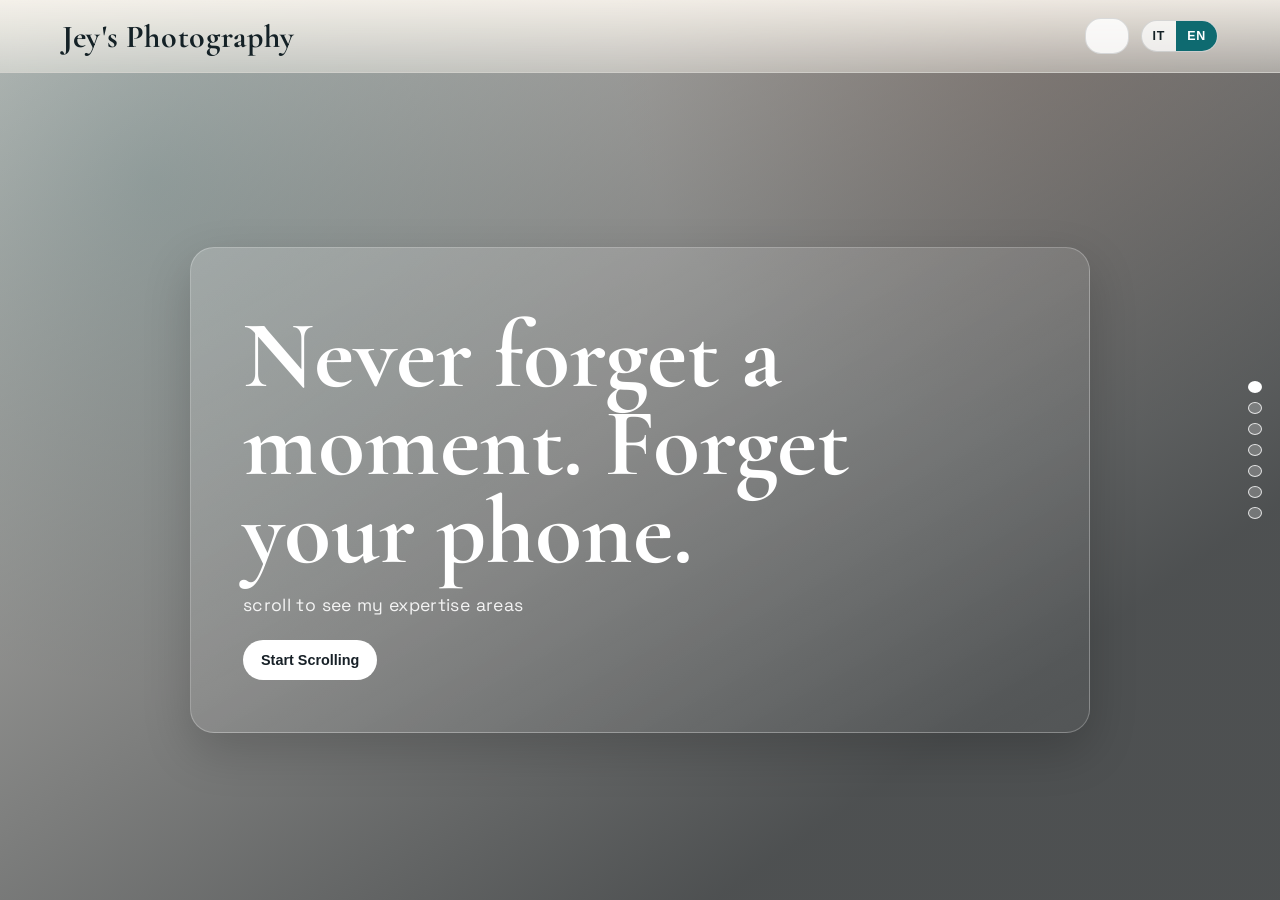
<file: portfolio.html>
<!DOCTYPE html>
<html lang="en">
<head>
  <meta charset="UTF-8">
  <meta name="viewport" content="width=device-width, initial-scale=1.0">
  <meta name="description" content="Explore Jey's Photography portfolio featuring stunning images across various categories. Professional photographer capturing moments in photography.">
  <meta name="keywords" content="photography, portfolio, photographer, images, gallery, Jey">
  <meta property="og:title" content="Jey's Photography">
  <meta property="og:description" content="Explore Jey's Photography portfolio featuring stunning images across various categories.">
  <meta property="og:url" content="https://helloimjey.com/portfolio.html">
  <meta property="og:type" content="website">
  <title>Jey's Photography</title>
  <link rel="stylesheet" href="styles.css">
  <link rel="apple-touch-icon" sizes="180x180" href="/apple-touch-icon.png">
  <link rel="icon" type="image/png" sizes="32x32" href="/favicon-32x32.png">
  <link rel="icon" type="image/png" sizes="16x16" href="/favicon-16x16.png">
  <link rel="manifest" href="/site.webmanifest">
</head>
<body>
  <header class="site-header">
    <div class="header-inner">
      <div class="brand">Jey's Photography</div>
      <div class="header-actions">
        <button id="navToggle" class="nav-toggle" aria-expanded="false" aria-label="Open menu">
          <span></span>
          <span></span>
          <span></span>
        </button>
        <nav id="navMenu" class="nav-menu" aria-label="Site navigation">
          <a id="navPortfolio" href="portfolio.html">Home</a>
          <a id="navGallery" href="gallery.html">Full Gallery</a>
          <a id="navVideo" href="video.html">Video</a>
          <a id="navContact" href="contact.html">Contact</a>
        </nav>
        <div class="lang-switch" role="group" aria-label="Language">
          <button type="button" class="lang-btn" data-lang="it">IT</button>
          <button type="button" class="lang-btn" data-lang="en">EN</button>
        </div>
      </div>
    </div>
  </header>

  <aside id="dotNav" class="dot-nav" aria-label="Category navigation"></aside>

  <main id="snapShell" class="snap-shell" aria-label="Category slider"></main>

  <script src="portfolio-data.js"></script>
  <script>
    (function () {
      const data = window.PORTFOLIO_DATA;
      const shell = document.getElementById('snapShell');
      const dotNav = document.getElementById('dotNav');
      const navPortfolio = document.getElementById('navPortfolio');
      const navGallery = document.getElementById('navGallery');
      const navVideo = document.getElementById('navVideo');
      const navContact = document.getElementById('navContact');
      const navToggle = document.getElementById('navToggle');
      const navMenu = document.getElementById('navMenu');
      const langButtons = Array.from(document.querySelectorAll('.lang-btn'));
      const langSwitch = document.querySelector('.lang-switch');
      const header = document.querySelector('.site-header');

      if (!data || !shell || !dotNav || !navGallery || !navContact || !langSwitch) {
        return;
      }

      const supported = data.supportedLanguages || ['en', 'it'];
      const defaultLang = data.defaultLanguage || 'en';
      const urlParams = new URLSearchParams(window.location.search);
      const queryLang = urlParams.get('lang');
      const savedLang = localStorage.getItem('portfolio_lang');
      let observer = null;

      function detectBrowserLang() {
        const browserLang = (navigator.language || defaultLang).toLowerCase();
        return browserLang.startsWith('it') ? 'it' : 'en';
      }

      function normalizeLang(lang) {
        return supported.includes(lang) ? lang : defaultLang;
      }

      function getInitialLanguage() {
        if (queryLang) {
          return normalizeLang(queryLang);
        }
        if (savedLang) {
          return normalizeLang(savedLang);
        }
        return normalizeLang(detectBrowserLang());
      }

      function localize(value, lang) {
        if (typeof value === 'string') return value;
        if (value && typeof value === 'object') {
          return value[lang] || value[defaultLang] || Object.values(value)[0] || '';
        }
        return '';
      }

      function format(template, params) {
        return template.replace(/\{(\w+)\}/g, function (_, key) {
          return params[key] || '';
        });
      }

      function updateLangParam(lang) {
        const next = new URL(window.location.href);
        next.searchParams.set('lang', lang);
        window.history.replaceState({}, '', next.toString());
      }

      function updateLangButtons(lang) {
        langButtons.forEach(function (button) {
          const active = button.dataset.lang === lang;
          button.classList.toggle('active', active);
          button.setAttribute('aria-pressed', active ? 'true' : 'false');
        });
      }

      function renderSlider(lang, text) {
        shell.innerHTML = '';
        dotNav.innerHTML = '';

        const attractor = document.createElement('section');
        attractor.className = 'slide attractor-slide';
        attractor.style.setProperty('--cover-url', 'url("https://nx50077.your-storageshare.de/s/EXHA5HK3FJDrLZq/preview")');
        attractor.innerHTML =
          '<article class="slide-card">' +
            '<h1 class="slide-title">' + text.attractorTitle + '</h1>' +
            '<p class="slide-copy slide-copy-subtle">' + text.attractorSubtitle + '</p>' +
            '<div class="slide-actions">' +
              '<button class="btn btn-primary" id="startScrollBtn" type="button">' + text.startScrolling + '</button>' +
            '</div>' +
          '</article>';
        shell.appendChild(attractor);

        data.categories.forEach(function (category) {
          const categoryName = localize(category.name, lang);
          const categoryStrapline = localize(category.strapline, lang);

          const section = document.createElement('section');
          section.className = 'slide category-slide';
          section.id = 'slide-' + category.id;
          section.style.setProperty('--cover-url', 'url("' + category.cover + '")');

          section.innerHTML =
            '<article class="slide-card">' +
              '<h1 class="slide-title">' + categoryName + '</h1>' +
              '<p class="slide-copy">' + categoryStrapline + '</p>' +
              '<div class="slide-actions">' +
                '<a class="btn btn-primary" href="gallery.html?lang=' + encodeURIComponent(lang) + '&category=' + encodeURIComponent(category.id) + '">' + format(text.openCollection, { category: categoryName }) + '</a>' +
                '<a class="btn btn-secondary" href="gallery.html?lang=' + encodeURIComponent(lang) + '">' + text.seeEverything + '</a>' +
              '</div>' +
            '</article>';

          shell.appendChild(section);

          const dot = document.createElement('button');
          dot.className = 'dot';
          dot.type = 'button';
          dot.setAttribute('aria-label', format(text.jumpToCategory, { category: categoryName }));
          dot.addEventListener('click', function () {
            section.scrollIntoView({ behavior: 'smooth' });
          });
          dotNav.appendChild(dot);
        });

        const startScrollBtn = document.getElementById('startScrollBtn');
        if (startScrollBtn) {
          startScrollBtn.addEventListener('click', function () {
            const firstCategorySlide = shell.querySelector('.category-slide');
            if (firstCategorySlide) {
              firstCategorySlide.scrollIntoView({ behavior: 'smooth' });
            }
          });
        }

        if (observer) {
          observer.disconnect();
        }

        const slides = Array.from(document.querySelectorAll('.category-slide'));
        const dots = Array.from(document.querySelectorAll('.dot'));

        observer = new IntersectionObserver(function (entries) {
          entries.forEach(function (entry) {
            if (entry.isIntersecting) {
              const idx = slides.indexOf(entry.target);
              dots.forEach(function (dot, dotIdx) {
                dot.classList.toggle('active', idx === dotIdx);
              });
            }
          });
        }, { threshold: 0.65, root: shell });

        slides.forEach(function (slide) {
          observer.observe(slide);
        });

        if (dots[0]) {
          dots[0].classList.add('active');
        }
      }

      function applyLanguage(lang, shouldPersist) {
        const selectedLang = normalizeLang(lang);
        const text = data.i18n[selectedLang].portfolio;
        const navText = data.i18n[selectedLang].nav;
        const globalText = data.i18n[selectedLang];

        document.documentElement.lang = selectedLang;
        document.title = globalText.title.portfolio;

        navPortfolio.textContent = navText.categorySlider;
        navPortfolio.href = 'portfolio.html?lang=' + encodeURIComponent(selectedLang);
        navGallery.textContent = navText.fullGallery;
        navGallery.href = 'gallery.html?lang=' + encodeURIComponent(selectedLang);
        navVideo.textContent = navText.video;
        navVideo.href = 'video.html?lang=' + encodeURIComponent(selectedLang);
        navContact.textContent = navText.contact;
        navContact.href = 'contact.html?lang=' + encodeURIComponent(selectedLang);

        dotNav.setAttribute('aria-label', text.categoryNavigationAria);
        shell.setAttribute('aria-label', text.sliderAria);

        updateLangButtons(selectedLang);
        renderSlider(selectedLang, text);

        if (shouldPersist) {
          localStorage.setItem('portfolio_lang', selectedLang);
        }

        updateLangParam(selectedLang);
      }

      function initMobileHeaderBehavior(scrollContainer) {
        if (!header) return;

        let lastScrollTop = 0;
        const threshold = 24;

        function getScrollTop() {
          if (scrollContainer && scrollContainer !== window) {
            return scrollContainer.scrollTop || 0;
          }
          return window.pageYOffset || document.documentElement.scrollTop || 0;
        }

        function updateHeader(forceVisible) {
          const isMobile = window.matchMedia('(max-width: 767px)').matches;
          const menuOpen = !!(navMenu && navMenu.classList.contains('open'));
          const currentScrollTop = Math.max(getScrollTop(), 0);

          if (!isMobile) {
            header.classList.remove('compressed', 'hidden');
            lastScrollTop = currentScrollTop;
            return;
          }

          header.classList.toggle('compressed', currentScrollTop > threshold || menuOpen);

          if (forceVisible || menuOpen || currentScrollTop <= threshold) {
            header.classList.remove('hidden');
          } else if (currentScrollTop > lastScrollTop + 2) {
            header.classList.add('hidden');
          } else if (currentScrollTop < lastScrollTop - 2) {
            header.classList.remove('hidden');
          }

          lastScrollTop = currentScrollTop;
        }

        const onScroll = function () {
          updateHeader(false);
        };

        if (scrollContainer && scrollContainer !== window) {
          scrollContainer.addEventListener('scroll', onScroll, { passive: true });
        } else {
          window.addEventListener('scroll', onScroll, { passive: true });
        }

        window.addEventListener('resize', function () {
          updateHeader(true);
        }, { passive: true });

        document.addEventListener('touchstart', function () {
          updateHeader(true);
        }, { passive: true });

        header.addEventListener('pointerdown', function () {
          updateHeader(true);
        });

        updateHeader(true);
      }

      if (navToggle && navMenu) {
        navToggle.addEventListener('click', function () {
          const isOpen = navMenu.classList.toggle('open');
          navToggle.setAttribute('aria-expanded', isOpen ? 'true' : 'false');
          if (header) {
            header.classList.remove('hidden');
            if (isOpen) {
              header.classList.add('compressed');
            }
          }
        });

        Array.from(navMenu.querySelectorAll('a')).forEach(function (link) {
          link.addEventListener('click', function () {
            navMenu.classList.remove('open');
            navToggle.setAttribute('aria-expanded', 'false');
            if (header) {
              header.classList.remove('hidden');
            }
          });
        });
      }

      langButtons.forEach(function (button) {
        button.addEventListener('click', function () {
          const lang = button.dataset.lang;
          applyLanguage(lang, true);
        });
      });

      initMobileHeaderBehavior(shell);
      applyLanguage(getInitialLanguage(), true);
    })();
  </script>
</body>
</html>
</file>
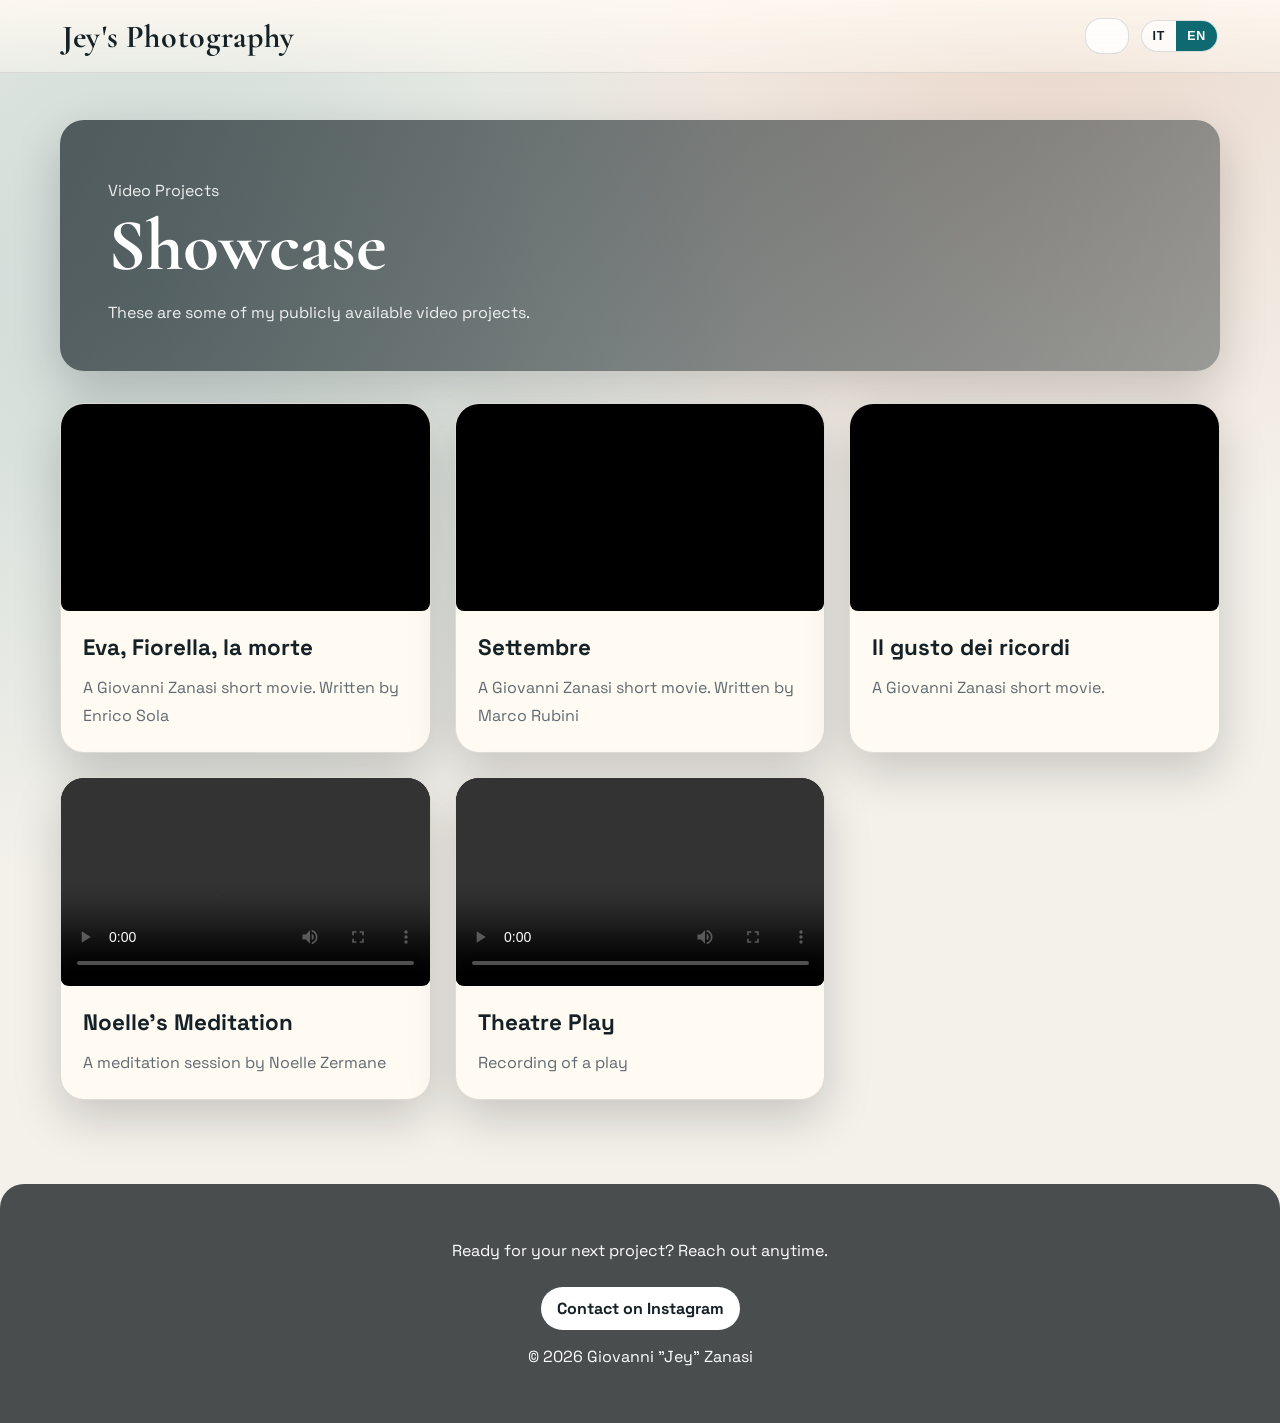
<file: video.html>
<!DOCTYPE html>
<html lang="en">
<head>
  <meta charset="UTF-8">
  <meta name="viewport" content="width=device-width, initial-scale=1.0">
  <meta name="description" content="Discover Jey's video projects and cinematography work. Professional videography services and creative video content.">
  <meta name="keywords" content="video projects, cinematography, videography, Jey photography, video portfolio">
  <meta property="og:title" content="Jey's Photography | Video Projects">
  <meta property="og:description" content="Discover Jey's video projects and cinematography work. Professional videography services.">
  <meta property="og:url" content="https://helloimjey.com/video.html">
  <meta property="og:type" content="website">
  <title>Jey's Photography | Video Projects</title>
  <link rel="stylesheet" href="styles.css">
  <link rel="apple-touch-icon" sizes="180x180" href="/apple-touch-icon.png">
  <link rel="icon" type="image/png" sizes="32x32" href="/favicon-32x32.png">
  <link rel="icon" type="image/png" sizes="16x16" href="/favicon-16x16.png">
  <link rel="manifest" href="/site.webmanifest">
</head>
<body>
  <header class="site-header">
    <div class="header-inner">
      <div class="brand">Jey's Photography</div>
      <div class="header-actions">
        <button id="navToggle" class="nav-toggle" aria-expanded="false" aria-label="Open menu">
          <span></span>
          <span></span>
          <span></span>
        </button>
        <nav id="navMenu" class="nav-menu" aria-label="Site navigation">
          <a id="navPortfolio" href="portfolio.html">Home</a>
          <a id="navGallery" href="gallery.html">Full Gallery</a>
          <a id="navVideo" href="video.html">Video</a>
          <a id="navContact" href="contact.html">Contact</a>
        </nav>
        <div class="lang-switch" role="group" aria-label="Language">
          <button type="button" class="lang-btn" data-lang="it">IT</button>
          <button type="button" class="lang-btn" data-lang="en">EN</button>
        </div>
      </div>
    </div>
  </header>

  <main class="video-shell">
    <section class="gallery-hero">
      <p id="videoHeroKicker">Video Projects</p>
      <h1 id="videoHeroTitle">Showcase</h1>
      <p id="videoHeroDescription">These are some of my publicly available video projects.</p>
    </section>

    <section class="video-grid">
      <article class="video-card">
        <div class="video-frame-wrapper">
          <iframe class="video-frame" src="https://www.youtube.com/embed/etaVNqtCGAg" title="Eva, Fiorella, la morte" frameborder="0" allow="clipboard-write; encrypted-media; gyroscope; picture-in-picture" allowfullscreen></iframe>
        </div>
        <div class="video-copy">
          <h3 id="video1Title">Eva, Fiorella, la morte</h3>
          <p id="video1Desc">A Giovanni Zanasi short movie. Written by Enrico Sola</p>
        </div>
      </article>

      <article class="video-card">
        <div class="video-frame-wrapper">
          <iframe class="video-frame" src="https://www.youtube.com/embed/7_Sl-W89ds8" title="Settembre" frameborder="0" allow="clipboard-write; encrypted-media; gyroscope; picture-in-picture" allowfullscreen></iframe>
        </div>
        <div class="video-copy">
          <h3 id="video2Title">Settembre</h3>
          <p id="video2Desc">A Giovanni Zanasi short movie. Written by Marco Rubini</p>
        </div>
      </article>

      <article class="video-card">
        <div class="video-frame-wrapper">
          <iframe class="video-frame" src="https://www.youtube.com/embed/rV2hOZUP8B0" title="Il gusto dei ricordi" frameborder="0" allow="clipboard-write; encrypted-media; gyroscope; picture-in-picture" allowfullscreen></iframe>
        </div>
        <div class="video-copy">
          <h3 id="video3Title">Il gusto dei ricordi</h3>
          <p id="video3Desc">A Giovanni Zanasi short movie.</p>
        </div>
      </article>

      <article class="video-card">
        <div class="video-frame-wrapper">
          <video class="video-frame" controls>
            <source src="https://air.helloimjey.com/s/KNb2fejK99awtMT/download" type="video/mp4">
          </video>
        </div>
        <div class="video-copy">
          <h3 id="video4Title">Noelle's Meditation</h3>
          <p id="video4Desc">A meditation session by Noelle Zermane</p>
        </div>
      </article>

      <article class="video-card">
        <div class="video-frame-wrapper">
          <video class="video-frame" controls>
            <source src="https://air.helloimjey.com/s/ccK2JrMmgbExdcW/download" type="video/mp4">
          </video>
        </div>
        <div class="video-copy">
          <h3 id="video5Title">Theatre Play</h3>
          <p id="video5Desc">Recording of a play</p>
        </div>
      </article>
    </section>
  </main>

  <footer id="contact" class="footer">
    <p id="footerVideoIntro">Ready for your next project? Reach out anytime.</p>
    <a href="https://www.instagram.com/jeysjpgs" target="_blank" rel="noopener" id="footerVideoLink">Contact on Instagram</a>
    <p>© 2026 Giovanni "Jey" Zanasi</p>
  </footer>

  <script src="portfolio-data.js"></script>
  <script>
    (function () {
      const data = window.PORTFOLIO_DATA;
      if (!data) return;

      const navPortfolio = document.getElementById('navPortfolio');
      const navGallery = document.getElementById('navGallery');
      const navVideo = document.getElementById('navVideo');
      const navContact = document.getElementById('navContact');
      const navToggle = document.getElementById('navToggle');
      const navMenu = document.getElementById('navMenu');
      const videoHeroKicker = document.getElementById('videoHeroKicker');
      const videoHeroTitle = document.getElementById('videoHeroTitle');
      const videoHeroDescription = document.getElementById('videoHeroDescription');
      const footerVideoIntro = document.getElementById('footerVideoIntro');
      const footerVideoLink = document.getElementById('footerVideoLink');
      const langButtons = Array.from(document.querySelectorAll('.lang-btn'));
      const langSwitch = document.querySelector('.lang-switch');
      const header = document.querySelector('.site-header');

      const supported = data.supportedLanguages || ['en', 'it'];
      const defaultLang = data.defaultLanguage || 'en';
      const urlParams = new URLSearchParams(window.location.search);
      const queryLang = urlParams.get('lang');
      const savedLang = localStorage.getItem('portfolio_lang');

      function detectBrowserLang() {
        const browserLang = (navigator.language || defaultLang).toLowerCase();
        return browserLang.startsWith('it') ? 'it' : 'en';
      }

      function normalizeLang(lang) {
        return supported.includes(lang) ? lang : defaultLang;
      }

      function getInitialLanguage() {
        if (queryLang) {
          return normalizeLang(queryLang);
        }
        if (savedLang) {
          return normalizeLang(savedLang);
        }
        return normalizeLang(detectBrowserLang());
      }

      function localize(value, lang) {
        if (typeof value === 'string') return value;
        if (value && typeof value === 'object') {
          return value[lang] || value[defaultLang] || Object.values(value)[0] || '';
        }
        return '';
      }

      function updateLangButtons(lang) {
        langButtons.forEach(function (button) {
          const active = button.dataset.lang === lang;
          button.classList.toggle('active', active);
          button.setAttribute('aria-pressed', active ? 'true' : 'false');
        });
      }

      function updateVideoContent(lang, text) {
        videoHeroKicker.textContent = text.videoHeroKicker;
        videoHeroTitle.textContent = text.videoHeroTitle;
        videoHeroDescription.textContent = text.videoHeroDescription;

        document.getElementById('video1Title').textContent = localize(text.video1Title, lang) || 'Eva, Fiorella, la morte';
        document.getElementById('video1Desc').textContent = localize(text.video1Desc, lang) || 'A Giovanni Zanasi short movie. Written by Enrico Sola';
        document.getElementById('video2Title').textContent = localize(text.video2Title, lang) || 'Settembre';
        document.getElementById('video2Desc').textContent = localize(text.video2Desc, lang) || 'A Giovanni Zanasi short movie. Written by Marco Rubini';
        document.getElementById('video3Title').textContent = localize(text.video3Title, lang) || 'Il gusto dei ricordi';
        document.getElementById('video3Desc').textContent = localize(text.video3Desc, lang) || 'A Giovanni Zanasi short movie.';
        document.getElementById('video4Title').textContent = localize(text.video4Title, lang) || 'Noelle\'s Meditation';
        document.getElementById('video4Desc').textContent = localize(text.video4Desc, lang) || 'A meditation session by Noelle Zermane';
        document.getElementById('video5Title').textContent = localize(text.video5Title, lang) || 'Theatre Play';
        document.getElementById('video5Desc').textContent = localize(text.video5Desc, lang) || 'Recording of a play';

        footerVideoIntro.textContent = text.videoFooterIntro;
        footerVideoLink.textContent = text.videoContactInstagram;
      }

      function applyLanguage(lang, shouldPersist) {
        const selectedLang = normalizeLang(lang);
        const navText = data.i18n[selectedLang].nav;
        const videoText = data.i18n[selectedLang].video;
        const globalText = data.i18n[selectedLang];

        document.documentElement.lang = selectedLang;
        document.title = globalText.title.video || 'Video Projects';

        navPortfolio.textContent = navText.categorySlider;
        navPortfolio.href = 'portfolio.html?lang=' + encodeURIComponent(selectedLang);
        navGallery.textContent = navText.fullGallery;
        navGallery.href = 'gallery.html?lang=' + encodeURIComponent(selectedLang);
        navVideo.textContent = navText.video;
        navVideo.href = 'video.html?lang=' + encodeURIComponent(selectedLang);
        navContact.textContent = navText.contact;
        navContact.href = 'contact.html?lang=' + encodeURIComponent(selectedLang);

        footerVideoLink.textContent = navText.contact;
        footerVideoLink.href = 'contact.html?lang=' + encodeURIComponent(selectedLang);

        updateVideoContent(selectedLang, videoText);
        updateLangButtons(selectedLang);

        if (shouldPersist) {
          localStorage.setItem('portfolio_lang', selectedLang);
        }
      }

      function initMobileHeaderBehavior(scrollContainer) {
        if (!header) return;

        let lastScrollTop = 0;
        const threshold = 24;

        function getScrollTop() {
          if (scrollContainer && scrollContainer !== window) {
            return scrollContainer.scrollTop || 0;
          }
          return window.pageYOffset || document.documentElement.scrollTop || 0;
        }

        function updateHeader(forceVisible) {
          const isMobile = window.matchMedia('(max-width: 767px)').matches;
          const menuOpen = !!(navMenu && navMenu.classList.contains('open'));
          const currentScrollTop = Math.max(getScrollTop(), 0);

          if (!isMobile) {
            header.classList.remove('compressed', 'hidden');
            lastScrollTop = currentScrollTop;
            return;
          }

          header.classList.toggle('compressed', currentScrollTop > threshold || menuOpen);

          if (forceVisible || menuOpen || currentScrollTop <= threshold) {
            header.classList.remove('hidden');
          } else if (currentScrollTop > lastScrollTop + 2) {
            header.classList.add('hidden');
          } else if (currentScrollTop < lastScrollTop - 2) {
            header.classList.remove('hidden');
          }

          lastScrollTop = currentScrollTop;
        }

        const onScroll = function () {
          updateHeader(false);
        };

        if (scrollContainer && scrollContainer !== window) {
          scrollContainer.addEventListener('scroll', onScroll, { passive: true });
        } else {
          window.addEventListener('scroll', onScroll, { passive: true });
        }

        window.addEventListener('resize', function () {
          updateHeader(true);
        }, { passive: true });

        document.addEventListener('touchstart', function () {
          updateHeader(true);
        }, { passive: true });

        header.addEventListener('pointerdown', function () {
          updateHeader(true);
        });

        updateHeader(true);
      }

      if (navToggle && navMenu) {
        navToggle.addEventListener('click', function () {
          const isOpen = navMenu.classList.toggle('open');
          navToggle.setAttribute('aria-expanded', isOpen ? 'true' : 'false');
          if (header) {
            header.classList.remove('hidden');
            if (isOpen) {
              header.classList.add('compressed');
            }
          }
        });

        Array.from(navMenu.querySelectorAll('a')).forEach(function (link) {
          link.addEventListener('click', function () {
            navMenu.classList.remove('open');
            navToggle.setAttribute('aria-expanded', 'false');
            if (header) {
              header.classList.remove('hidden');
            }
          });
        });
      }

      langButtons.forEach(function (button) {
        button.addEventListener('click', function () {
          const lang = button.dataset.lang;
          applyLanguage(lang, true);
        });
      });

      initMobileHeaderBehavior(window);
      applyLanguage(getInitialLanguage(), true);
    })();
  </script>
</body>
</html>
</file>
<file: styles.css>
@import url('https://fonts.googleapis.com/css2?family=Cormorant+Garamond:wght@500;600;700&family=Space+Grotesk:wght@400;500;700&display=swap');

:root {
  --bg: #f4f1eb;
  --surface: #fffaf2;
  --text: #142126;
  --muted: #5f6b73;
  --accent: #0e6a70;
  --accent-2: #b9572c;
  --line: rgba(20, 33, 38, 0.14);
  --radius-lg: 24px;
  --radius-md: 16px;
  --shadow-soft: 0 18px 48px rgba(0, 0, 0, 0.18);
  --panorama-1: url('https://nx50077.your-storageshare.de/s/9PLTisN2pBAxsPD/preview');
  --panorama-2: url('https://nx50077.your-storageshare.de/s/9PLTisN2pBAxsPD/preview');
}

* {
  box-sizing: border-box;
}

html,
body {
  margin: 0;
  padding: 0;
}

html {
  scroll-behavior: smooth;
}

body {
  font-family: 'Space Grotesk', system-ui, sans-serif;
  color: var(--text);
  overflow-x: hidden;
  background: radial-gradient(circle at 12% 20%, rgba(14, 106, 112, 0.18), transparent 38%),
    radial-gradient(circle at 82% 0%, rgba(185, 87, 44, 0.17), transparent 32%),
    var(--bg);
}

img {
  max-width: 100%;
  display: block;
}

a {
  color: inherit;
  text-decoration: none;
}

.site-header {
  position: fixed;
  top: 0;
  width: 100%;
  z-index: 30;
  backdrop-filter: blur(8px);
  background: linear-gradient(to bottom, rgba(255, 250, 242, 0.86), rgba(255, 250, 242, 0.42));
  border-bottom: 1px solid var(--line);
  --header-height: 72px;
  transition: transform 0.24s ease, background 0.24s ease;
}

.site-header.hidden {
  transform: translateY(calc(-100% - 8px));
}

.site-header.compressed {
  --header-height: 56px;
  background: linear-gradient(to bottom, rgba(255, 250, 242, 0.98), rgba(255, 250, 242, 0.95));
}

.header-inner {
  max-width: 1200px;
  margin: 0 auto;
  padding: 14px 22px;
  display: flex;
  justify-content: space-between;
  align-items: center;
  gap: 12px;
  min-height: var(--header-height);
  transition: padding 0.24s ease, min-height 0.24s ease;
}

.site-header.compressed .header-inner {
  padding: 6px 22px;
}

.header-actions {
  display: flex;
  align-items: center;
  gap: 12px;
  position: relative;
  transition: opacity 0.24s ease, transform 0.24s ease;
}

.nav-toggle {
  display: inline-flex;
  flex-direction: column;
  justify-content: space-between;
  width: 44px;
  height: 36px;
  padding: 6px;
  background: rgba(255, 255, 255, 0.85);
  border: 1px solid var(--line);
  border-radius: 16px;
  cursor: pointer;
  transition: transform 0.25s ease, background 0.25s ease;
}

.nav-toggle:hover {
  transform: translateY(-1px);
  background: rgba(255, 255, 255, 0.95);
}

.nav-toggle span {
  display: block;
  height: 3px;
  border-radius: 999px;
  background: var(--text);
  margin: 0;
  transition: transform 0.3s cubic-bezier(0.4, 0, 0.2, 1), opacity 0.3s ease;
  transform-origin: center;
}

.nav-toggle[aria-expanded="true"] span:nth-child(1) {
  transform: translateY(10px) rotate(45deg);
}

.nav-toggle[aria-expanded="true"] span:nth-child(2) {
  opacity: 0;
}

.nav-toggle[aria-expanded="true"] span:nth-child(3) {
  transform: translateY(-10px) rotate(-45deg);
}

.nav-menu {
  position: absolute;
  right: 0;
  top: calc(100% + 12px);
  width: min(260px, 90vw);
  display: none;
  flex-direction: column;
  gap: 10px;
  padding: 16px;
  background: rgba(255, 250, 242, 0.98);
  border: 1px solid var(--line);
  border-radius: 18px;
  box-shadow: 0 18px 38px rgba(0, 0, 0, 0.14);
  z-index: 40;
}

.nav-menu.open {
  display: flex;
  animation: slideDown 0.2s ease;
}

@keyframes slideDown {
  from {
    opacity: 0;
    transform: translateY(-8px);
  }
  to {
    opacity: 1;
    transform: translateY(0);
  }
}

.nav-menu a {
  border: 1px solid var(--line);
  border-radius: 999px;
  padding: 10px 14px;
  background: rgba(255, 255, 255, 0.9);
  font-size: 0.95rem;
  transition: transform 0.25s ease, border-color 0.25s ease, background 0.25s ease;
}

.nav-menu a:hover {
  transform: translateY(-1px);
  border-color: rgba(20, 33, 38, 0.4);
  background: rgba(255, 255, 255, 0.98);
}

.brand {
  font-family: 'Cormorant Garamond', serif;
  font-size: 2rem;
  font-weight: 700;
  letter-spacing: 0.02em;
  transition: font-size 0.24s ease, transform 0.24s ease;
  white-space: nowrap;
}

.site-header.compressed .brand {
  font-size: 1.2rem;
  opacity: 1;
}

.nav-links {
  display: flex;
  gap: 10px;
  flex-wrap: wrap;
}

.nav-links a {
  border: 1px solid var(--line);
  border-radius: 999px;
  padding: 8px 14px;
  font-size: 0.85rem;
  background: rgba(255, 255, 255, 0.72);
  transition: transform 0.25s ease, border-color 0.25s ease, background 0.25s ease;
}

.nav-links a:hover {
  transform: translateY(-2px);
  border-color: rgba(20, 33, 38, 0.4);
  background: rgba(255, 255, 255, 0.95);
}

.lang-switch {
  display: inline-flex;
  border: 1px solid var(--line);
  border-radius: 999px;
  overflow: hidden;
  background: rgba(255, 255, 255, 0.72);
}

.lang-btn {
  border: none;
  background: transparent;
  color: var(--text);
  font-size: 0.78rem;
  font-weight: 700;
  padding: 8px 11px;
  cursor: pointer;
  letter-spacing: 0.06em;
}

.lang-btn.active {
  background: var(--accent);
  color: #fff;
}

.snap-shell {
  width: 100%;
  height: 100vh;
  overflow-x: hidden;
  overflow-y: auto;
  scroll-snap-type: y mandatory;
}

.slide {
  position: relative;
  width: 100%;
  min-height: 100vh;
  scroll-snap-align: start;
  display: grid;
  place-items: center;
  isolation: isolate;
  padding: 120px 20px 40px;
}

.slide::before {
  content: '';
  position: absolute;
  inset: 0;
  background-image: var(--cover-url);
  background-size: cover;
  background-position: center;
  transform: scale(1.07);
  transition: transform 0.8s ease;
  z-index: -2;
}

.slide::after {
  content: '';
  position: absolute;
  inset: 0;
  background: linear-gradient(145deg, rgba(7, 12, 16, 0.2) 0%, rgba(7, 12, 16, 0.7) 78%);
  z-index: -1;
}

.slide:hover::before {
  transform: scale(1.12);
}

.slide-card {
  width: min(900px, 100%);
  color: #fff;
  padding: clamp(24px, 6vw, 52px);
  border-radius: var(--radius-lg);
  background: linear-gradient(to bottom right, rgba(255, 255, 255, 0.18), rgba(255, 255, 255, 0.03));
  border: 1px solid rgba(255, 255, 255, 0.25);
  box-shadow: var(--shadow-soft);
}

.slide-title {
  font-family: 'Cormorant Garamond', serif;
  font-size: clamp(2.8rem, 9vw, 6rem);
  line-height: 0.92;
  margin: 12px 0;
}

.slide-copy {
  max-width: 50ch;
  font-size: clamp(1rem, 2.2vw, 1.2rem);
  color: rgba(255, 255, 255, 0.9);
  margin-bottom: 24px;
}

.slide-copy-subtle {
  text-transform: lowercase;
  letter-spacing: 0.02em;
  font-size: clamp(0.95rem, 2vw, 1.1rem);
}

.attractor-slide .slide-card {
  max-width: 1000px;
}

.slide-actions {
  display: flex;
  flex-wrap: wrap;
  gap: 12px;
}

.btn {
  border: none;
  border-radius: 999px;
  padding: 12px 18px;
  font-weight: 700;
  font-size: 0.9rem;
  cursor: pointer;
  transition: transform 0.2s ease, box-shadow 0.25s ease, background 0.25s ease;
}

.btn-primary {
  background: #ffffff;
  color: #172027;
}

.btn-secondary {
  background: rgba(255, 255, 255, 0.12);
  color: #ffffff;
  border: 1px solid rgba(255, 255, 255, 0.45);
}

.btn:hover {
  transform: translateY(-2px);
}

.dot-nav {
  position: fixed;
  right: 18px;
  top: 50%;
  transform: translateY(-50%);
  z-index: 28;
  display: flex;
  flex-direction: column;
  gap: 9px;
}

.dot {
  width: 12px;
  height: 12px;
  border-radius: 50%;
  border: 1px solid rgba(255, 255, 255, 0.8);
  background: rgba(255, 255, 255, 0.22);
  cursor: pointer;
}

.dot.active {
  background: #fff;
}

.panorama-strip {
  min-height: 38vh;
  background-image: linear-gradient(rgba(12, 17, 20, 0.42), rgba(12, 17, 20, 0.42)), var(--panorama-1);
  background-size: cover;
  background-position: center;
  display: grid;
  place-items: center;
  color: #fff;
  text-align: center;
  padding: 32px 22px;
}

.panorama-strip h2 {
  font-family: 'Cormorant Garamond', serif;
  font-size: clamp(2.2rem, 6vw, 3.4rem);
  margin: 0;
}

.panorama-strip p {
  max-width: 60ch;
  opacity: 0.92;
}

.gallery-shell {
  max-width: 1200px;
  margin: 0 auto;
  padding: 120px 20px 54px;
}

.video-shell {
  max-width: 1200px;
  margin: 0 auto;
  padding: 120px 20px 54px;
}

.video-grid {
  display: grid;
  grid-template-columns: repeat(auto-fit, minmax(280px, 1fr));
  gap: 24px;
  margin-top: 32px;
}

.video-card {
  background: var(--surface);
  border: 1px solid var(--line);
  border-radius: var(--radius-lg);
  overflow: hidden;
  box-shadow: var(--shadow-soft);
}

.video-frame {
  width: 100%;
  aspect-ratio: 16 / 9;
  border: 0;
  display: block;
  background: #000;
}

.video-frame-wrapper {
  width: 100%;
  aspect-ratio: 16 / 9;
  overflow: hidden;
  border-radius: 8px;
}

.video-copy {
  padding: 22px;
}

.contact-shell {
  max-width: 1000px;
  margin: 0 auto;
  padding: 120px 20px 54px;
}

.contact-panel {
  display: grid;
  gap: 30px;
  background: var(--surface);
  border: 1px solid var(--line);
  border-radius: var(--radius-lg);
  padding: 40px;
  box-shadow: var(--shadow-soft);
}

.contact-panel h1 {
  margin: 0;
  font-family: 'Cormorant Garamond', serif;
  font-size: clamp(2.4rem, 7vw, 3.6rem);
}

.contact-panel p {
  margin: 0;
  color: var(--muted);
  line-height: 1.75;
  max-width: 70ch;
}

.contact-form {
  display: grid;
  gap: 18px;
}

.contact-form label {
  display: grid;
  gap: 8px;
  font-weight: 600;
  color: var(--text);
}

.contact-form input,
.contact-form textarea {
  width: 100%;
  min-height: 48px;
  padding: 14px 16px;
  border: 1px solid var(--line);
  border-radius: 16px;
  background: #fff;
  color: var(--text);
  font-size: 0.95rem;
}

.contact-form textarea {
  min-height: 180px;
  resize: vertical;
}

.contact-form button {
  width: fit-content;
  border: none;
  border-radius: 999px;
  padding: 14px 24px;
  background: var(--accent);
  color: #fff;
  font-weight: 700;
  cursor: pointer;
}

.contact-form button:hover {
  transform: translateY(-1px);
}

.instagram-mock {
  display: flex;
  align-items: center;
  gap: 14px;
  padding: 14px;
  border: 1px solid var(--line);
  border-radius: 16px;
  background: #fff;
  transition: transform 0.2s ease, box-shadow 0.2s ease, border-color 0.2s ease;
}

.instagram-mock-label {
  margin: 2px 0 0;
  color: var(--muted);
  font-size: 0.92rem;
}

.instagram-mock-link {
  display: block;
  color: inherit;
  text-decoration: none;
}

.instagram-mock-link:hover .instagram-mock,
.instagram-mock-link:focus-visible .instagram-mock {
  transform: translateY(-1px);
  border-color: rgba(20, 33, 38, 0.35);
  box-shadow: 0 10px 24px rgba(20, 33, 38, 0.1);
}

.instagram-mock-avatar {
  width: 64px;
  height: 64px;
  aspect-ratio: 1 / 1;
  flex: 0 0 64px;
  min-width: 64px;
  min-height: 64px;
  border-radius: 999px;
  overflow: hidden;
  object-fit: cover;
  border: 1px solid var(--line);
}

.instagram-mock-copy {
  display: grid;
  gap: 2px;
}

.instagram-mock-handle {
  font-size: 0.96rem;
  letter-spacing: 0.01em;
}

.instagram-mock-name {
  font-size: 0.9rem;
  color: var(--muted);
}

.instagram-mock-bio {
  margin: 2px 0 0;
  color: var(--text);
  font-size: 0.9rem;
  line-height: 1.45;
}

.video-copy h3 {
  margin: 0 0 12px 0;
  font-size: clamp(1.2rem, 2vw, 1.4rem);
}

.video-copy p {
  margin: 0;
  color: var(--muted);
  line-height: 1.75;
}

.gallery-hero {
  background-image: linear-gradient(125deg, rgba(22, 34, 38, 0.7), rgba(22, 34, 38, 0.4)), var(--panorama-2);
  color: #fff;
  border-radius: var(--radius-lg);
  background-size: cover;
  background-position: center;
  padding: clamp(26px, 6vw, 48px);
  margin-bottom: 26px;
  box-shadow: var(--shadow-soft);
}

.gallery-hero h1 {
  font-family: 'Cormorant Garamond', serif;
  font-size: clamp(2.4rem, 7vw, 4.6rem);
  margin: 0;
}

.gallery-hero p {
  margin: 12px 0 0;
  max-width: 58ch;
  color: rgba(255, 255, 255, 0.9);
}

.filter-bar {
  display: flex;
  gap: 10px;
  flex-wrap: wrap;
  margin-bottom: 20px;
}

.filter-btn {
  border: 1px solid var(--line);
  background: rgba(255, 255, 255, 0.72);
  color: var(--text);
  border-radius: 999px;
  padding: 10px 14px;
  font-weight: 500;
  cursor: pointer;
}

.filter-btn.active {
  background: var(--accent);
  border-color: var(--accent);
  color: #fff;
}

.gallery-grid {
  display: grid;
  grid-template-columns: repeat(auto-fill, minmax(210px, 1fr));
  gap: 14px;
}

.card {
  border-radius: var(--radius-md);
  overflow: hidden;
  position: relative;
  aspect-ratio: 4 / 5;
  cursor: zoom-in;
  background: #ddd;
}

.card img {
  width: 100%;
  height: 100%;
  object-fit: cover;
  transition: transform 0.4s ease;
}

.card:hover img {
  transform: scale(1.06);
}

.archives {
  margin-top: 30px;
  background: var(--surface);
  border: 1px solid var(--line);
  border-radius: var(--radius-lg);
  padding: 24px;
}

.archive-list {
  display: grid;
  gap: 12px;
}

.archive-item {
  display: flex;
  justify-content: space-between;
  gap: 14px;
  align-items: center;
  border: 1px solid var(--line);
  border-radius: 14px;
  padding: 14px;
  background: #fff;
}

.archive-item small {
  color: var(--muted);
  text-transform: uppercase;
  letter-spacing: 0.06em;
}

.link-btn {
  border-radius: 999px;
  font-size: 0.8rem;
  font-weight: 700;
  padding: 10px 14px;
  background: var(--accent-2);
  color: #fff;
  white-space: nowrap;
}

.footer {
  margin-top: 30px;
  border-radius: var(--radius-lg) var(--radius-lg) 0 0;
  padding: 40px 20px;
  text-align: center;
  color: #fff;
  background-image: linear-gradient(rgba(8, 14, 18, 0.72), rgba(8, 14, 18, 0.72)), var(--panorama-1);
  background-size: cover;
  background-position: center;
}

#contact {
  scroll-margin-top: 96px;
}

.footer a {
  display: inline-block;
  margin-top: 10px;
  padding: 11px 16px;
  border-radius: 999px;
  background: #fff;
  color: #172027;
  font-weight: 700;
}

.lightbox {
  position: fixed;
  inset: 0;
  background: rgba(0, 0, 0, 0.9);
  display: none;
  align-items: center;
  justify-content: center;
  padding: 30px;
  z-index: 99;
}

.lightbox.open {
  display: flex;
}

.lightbox img {
  max-width: min(1300px, 100%);
  max-height: 100%;
  border-radius: 12px;
}

.lightbox button {
  position: absolute;
  top: 24px;
  right: 24px;
  border: none;
  border-radius: 999px;
  width: 44px;
  height: 44px;
  background: rgba(255, 255, 255, 0.2);
  color: #fff;
  font-size: 1.4rem;
  cursor: pointer;
}

@media (max-width: 900px) {
  .dot-nav {
    display: none;
  }
}

.about-section {
  max-width: 1200px;
  margin: 0 auto;
  padding: 60px 20px;
}

.about-container {
  display: grid;
  grid-template-columns: 1fr 1.2fr;
  gap: 40px;
  align-items: center;
  background: var(--surface);
  border: 1px solid var(--line);
  border-radius: var(--radius-lg);
  padding: 40px;
}

.about-profile {
  display: flex;
  justify-content: center;
  align-items: center;
}

.profile-pic {
  width: 100%;
  max-width: 300px;
  aspect-ratio: 1;
  border-radius: var(--radius-lg);
  background: var(--line);
  object-fit: cover;
}

.about-content h2 {
  font-family: 'Cormorant Garamond', serif;
  font-size: clamp(2rem, 5vw, 2.8rem);
  margin: 0 0 20px 0;
  color: var(--text);
}

.about-content p {
  font-size: clamp(0.95rem, 2vw, 1.1rem);
  line-height: 1.6;
  margin: 0 0 16px 0;
  color: var(--text);
}

.about-content p:first-of-type {
  font-weight: 600;
  color: var(--accent);
}

@media (max-width: 900px) {
  .about-container {
    grid-template-columns: 1fr;
    gap: 30px;
    padding: 30px;
  }

  .profile-pic {
    max-width: 250px;
  }
}

@media (max-width: 640px) {
  .brand {
    font-size: 1.6rem;
  }

  .nav-links a {
    padding: 7px 12px;
    font-size: 0.78rem;
  }

  .archive-item {
    flex-direction: column;
    align-items: flex-start;
  }

  .about-section {
    padding: 40px 20px;
  }

  .about-container {
    gap: 20px;
    padding: 20px;
  }

  .profile-pic {
    max-width: 200px;
  }
}

@media (max-width: 767px) {
  .header-inner {
    padding: 10px 14px;
  }

  .brand {
    position: static;
    left: auto;
    transform: none;
    font-size: 1.3rem;
    text-align: left;
    pointer-events: auto;
    white-space: nowrap;
    flex: 1 1 auto;
    min-width: 0;
    overflow: hidden;
    text-overflow: ellipsis;
  }

  .site-header.compressed .brand {
    font-size: 1.18rem;
  }

  .header-actions {
    margin-left: auto;
    width: auto;
    flex-direction: row;
    align-items: center;
    gap: 8px;
    z-index: 2;
    flex-shrink: 0;
  }

  .nav-menu {
    position: fixed;
    left: 0;
    right: 0;
    top: var(--header-height);
    width: 100%;
    max-height: calc(100dvh - var(--header-height));
    overflow-y: auto;
    border-radius: 0 0 18px 18px;
    border-left: 0;
    border-right: 0;
    padding: 14px;
  }
}
</file>
